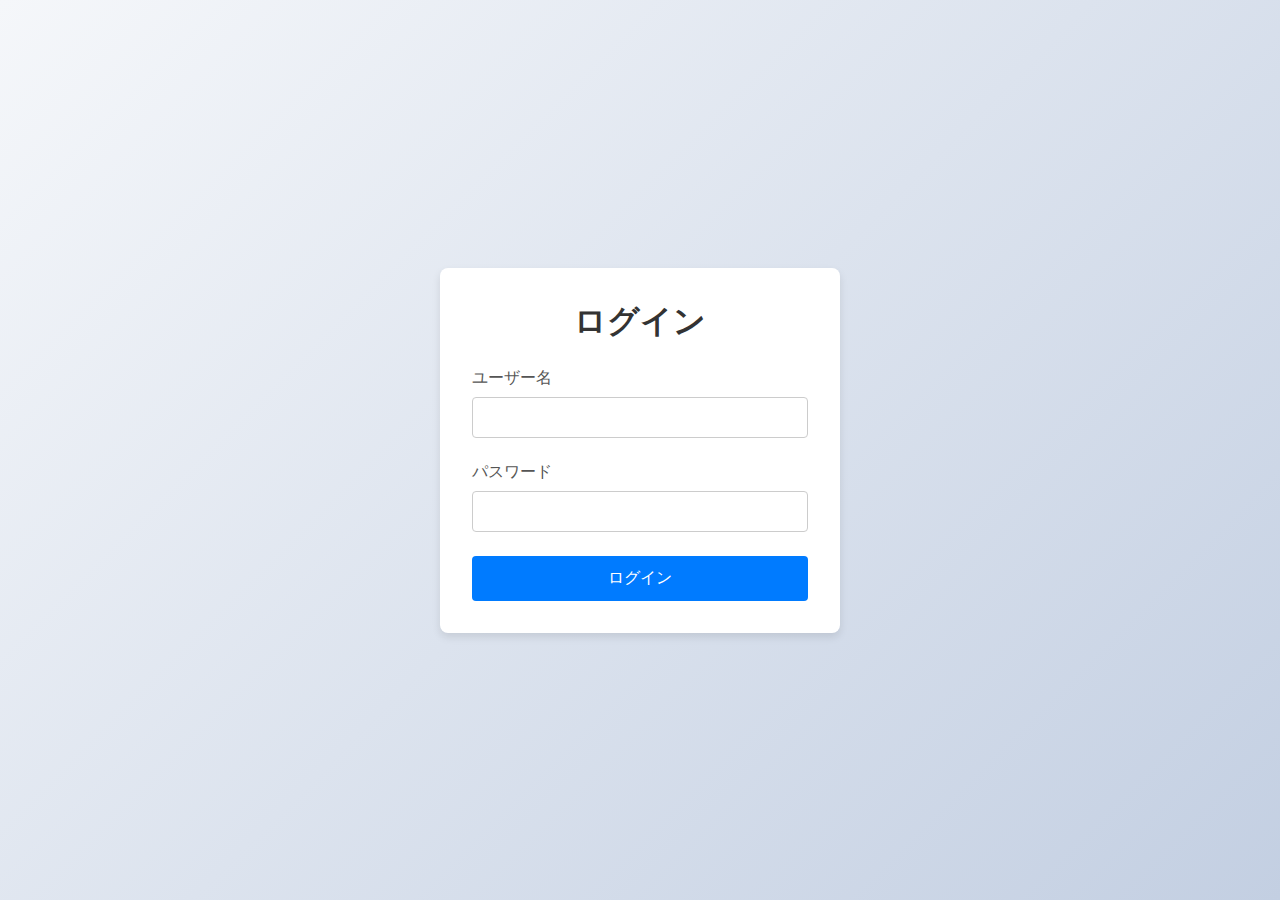
<file: web/shiftplanner/login/index.html>
<!DOCTYPE html>
<html>
<head>
    <meta charset="UTF-8">
    <meta name="viewport" content="width=device-width, initial-scale=1.0">
    <title>ログイン</title>
    <link rel="stylesheet" href="style.css">
</head>
<body>
    <div class="login-container">
        <h1>ログイン</h1>
        <form>
            <div class="input-group">
                <label for="username">ユーザー名</label>
                <input type="text" id="username" name="username" required>
            </div>
            <div class="input-group">
                <label for="password">パスワード</label>
                <input type="password" id="password" name="password" required>
            </div>
            <button type="submit">ログイン</button>
        </form>
    </div>
    <script src="app.js"></script>
</body>
</html>
</file>
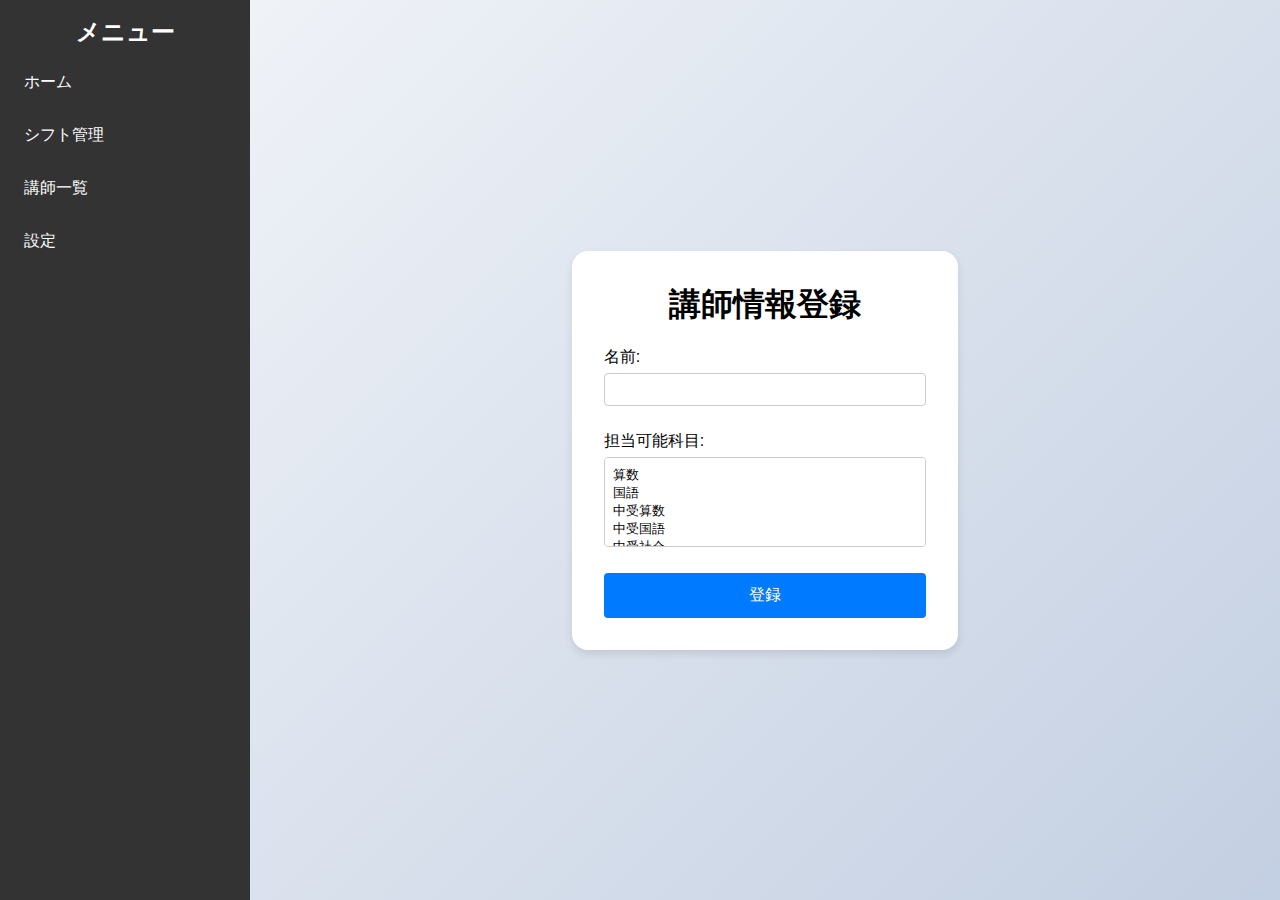
<file: web/shiftplanner/home/teacher_registration/index.html>
<!DOCTYPE html>
<html>
<head>
    <meta charset="UTF-8">
    <meta name="viewport" content="width=device-width, initial-scale=1.0">
    <title>講師情報登録</title>
    <link rel="stylesheet" href="style.css">
</head>
<body>
    <div class="container">
        <aside class="sidebar">
            <h2>メニュー</h2>
            <nav>
                <ul>
                    <li><a href="../index.html">ホーム</a></li>
                    <li><a href="#">シフト管理</a></li>
                    <li><a href="#">講師一覧</a></li>
                    <li><a href="#">設定</a></li>
                </ul>
            </nav>
        </aside>
        <main class="content">
            <div class="teacher-form">
                <h1>講師情報登録</h1>
                <section class="form-group">
                    <label for="name">名前:</label>
                <input type="text" id="name" name="name" required>
                </section>
                <section class="form-group">
                    <label for="subjects">担当可能科目:</label>
                <select id="subjects" name="subjects" multiple required>
                    <option value="算数">算数</option>
                    <option value="国語">国語</option>

                    <option value="中受算数">中受算数</option>
                    <option value="中受国語">中受国語</option>
                    <option value="中受社会">中受社会</option>
                    <option value="中受理科">中受理科</option>

                    <option value="中学数学">中学数学</option>
                    <option value="中学英語">中学英語</option>
                    <option value="中学国語">中学国語</option>
                    <option value="中学理科">中学理科</option>
                    <option value="中学社会">中学社会</option>

                    <option value="高受数学">高受数学</option>
                    <option value="高受英語">高受英語</option>
                    <option value="高受国語">高受国語</option>
                    <option value="高受理科">高受理科</option>
                    <option value="高受社会">高受社会</option>

                    <option value="高校英語">高校英語</option>
                    <option value="数学IA">数学IA</option>
                    <option value="数学IIB">数学IIB</option>
                    <option value="数学III">数学III</option>
                    <option value="現代文">現代文</option>
                    <option value="古文">古文</option>

                    <option value="大受英語">大受英語</option>
                    <option value="大受数学IA">大受数学IA</option>
                    <option value="大受数学IIB">大受数学IIB</option>
                    <option value="大受数学III">大受数学III</option>
                    <option value="大受現代文">大受現代文</option>
                    <option value="大受古文">大受古文</option>
                    <option value="大受日本史">大受日本史</option>
                    <option value="大受世界史">大受世界史</option>
                    <option value="大受化学">大受化学</option>
                    <option value="大受物理">大受物理</option>
                    <option value="大受生物">大受生物</option>
                </select>
                </section>
                <button type="submit" id="submit">登録</button>
            </div>
        </main>
        <script src="app.js"></script>
    </div>
</body>
</html>
</file>
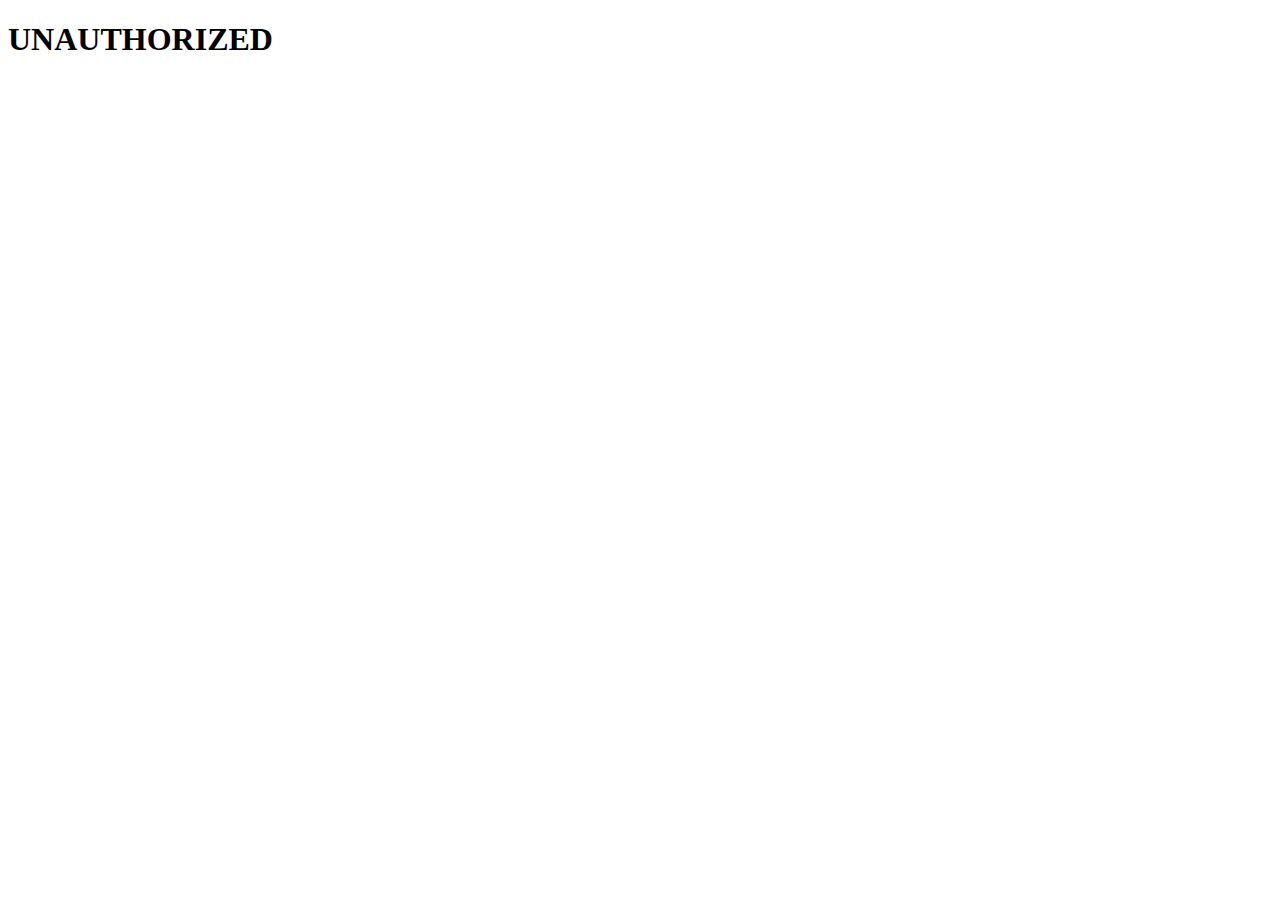
<file: web/shiftplanner/error/unauthorized.html>
<!DOCTYPE html>
<html>
<head>
    <meta charset="UTF-8">
    <meta name="viewport" content="width=device-width, initial-scale=1.0">
    <title>ERROR</title>
</head>
<body>
    <h1>UNAUTHORIZED</h1>
</body>
</html>
</file>
<file: web/shiftplanner/login/style.css>
* {
    box-sizing: border-box;
    margin: 0;
    padding: 0;
    font-family: 'Arial', sans-serif;
}

body {
    background: linear-gradient(135deg, #f5f7fa, #c3cfe2);
    display: flex;
    justify-content: center;
    align-items: center;
    height: 100vh;
}

.login-container {
    background: white;
    padding: 2rem;
    border-radius: 8px;
    box-shadow: 0 4px 8px rgba(0, 0, 0, 0.1);
    max-width: 400px;
    width: 100%;
    text-align: center;
}

h1 {
    margin-bottom: 1.5rem;
    color: #333;
}

.input-group {
    margin-bottom: 1.5rem;
    text-align: left;
}

.input-group label {
    display: block;
    margin-bottom: 0.5rem;
    color: #555;
}

.input-group input {
    width: 100%;
    padding: 0.75rem;
    border: 1px solid #ccc;
    border-radius: 4px;
    transition: border-color 0.3s;
}

.input-group input:focus {
    border-color: #007BFF;
}

button {
    width: 100%;
    padding: 0.75rem;
    border: none;
    border-radius: 4px;
    background: #007BFF;
    color: white;
    font-size: 1rem;
    cursor: pointer;
    transition: background 0.3s;
}

button:hover {
    background: #0056b3;
}
</file>
<file: web/shiftplanner/home/teacher_registration/style.css>
* {
    box-sizing: border-box;
    margin: 0;
    padding: 0;
    font-family: 'Arial', sans-serif;
}

body {
    background: linear-gradient(135deg, #f5f7fa, #c3cfe2);
    display: flex;
    height: 100vh;
    
}

.container {
    display: flex;
    width: 100%;
    
}

.sidebar {
    background: #333;
    color: white;
    width: 250px;
    padding: 1rem;
}

.sidebar h2 {
    text-align: center;
    margin-bottom: 1rem;
}

.sidebar ul {
    list-style: none;
    padding: 0;
}

.sidebar ul li {
    margin: 1rem 0;
}

.sidebar ul li a {
    color: white;
    text-decoration: none;
    display: block;
    padding: 0.5rem;
    transition: background 0.3s;
}

.sidebar ul li a:hover {
    background: #444;
}

h1 {
    margin-bottom: 20px;
}

.content {
    flex: 1;
    padding: 2rem;
    overflow-y: auto;
    text-align: center;
    display: flex;
    justify-content: center;
    align-items: center;
}

.teacher-form {
    align-items: center;
    text-align: center;
    background-color: white;
    margin-right: auto;
    margin-left: auto;
    width: 40%;
    border-radius: 1rem;
    box-shadow: 0 4px 8px rgba(0, 0, 0, 0.1);
    padding: 2rem;
}

.form-group {
    margin-bottom: 15px;
    text-align: left;
}

label {
    display: block;
    margin-bottom: 5px;
}

input, select {
    width: 100%;
    padding: 8px;
    box-sizing: border-box;
    margin-bottom: 10px;
    border: 1px solid #ccc;
    border-radius: 4px;
}

button {
    width: 100%;
    padding: 0.75rem;
    border: none;
    border-radius: 4px;
    background: #007BFF;
    color: white;
    font-size: 1rem;
    cursor: pointer;
    transition: background 0.3s;
}

button:hover {
    background: #0056b3;
}
</file>
